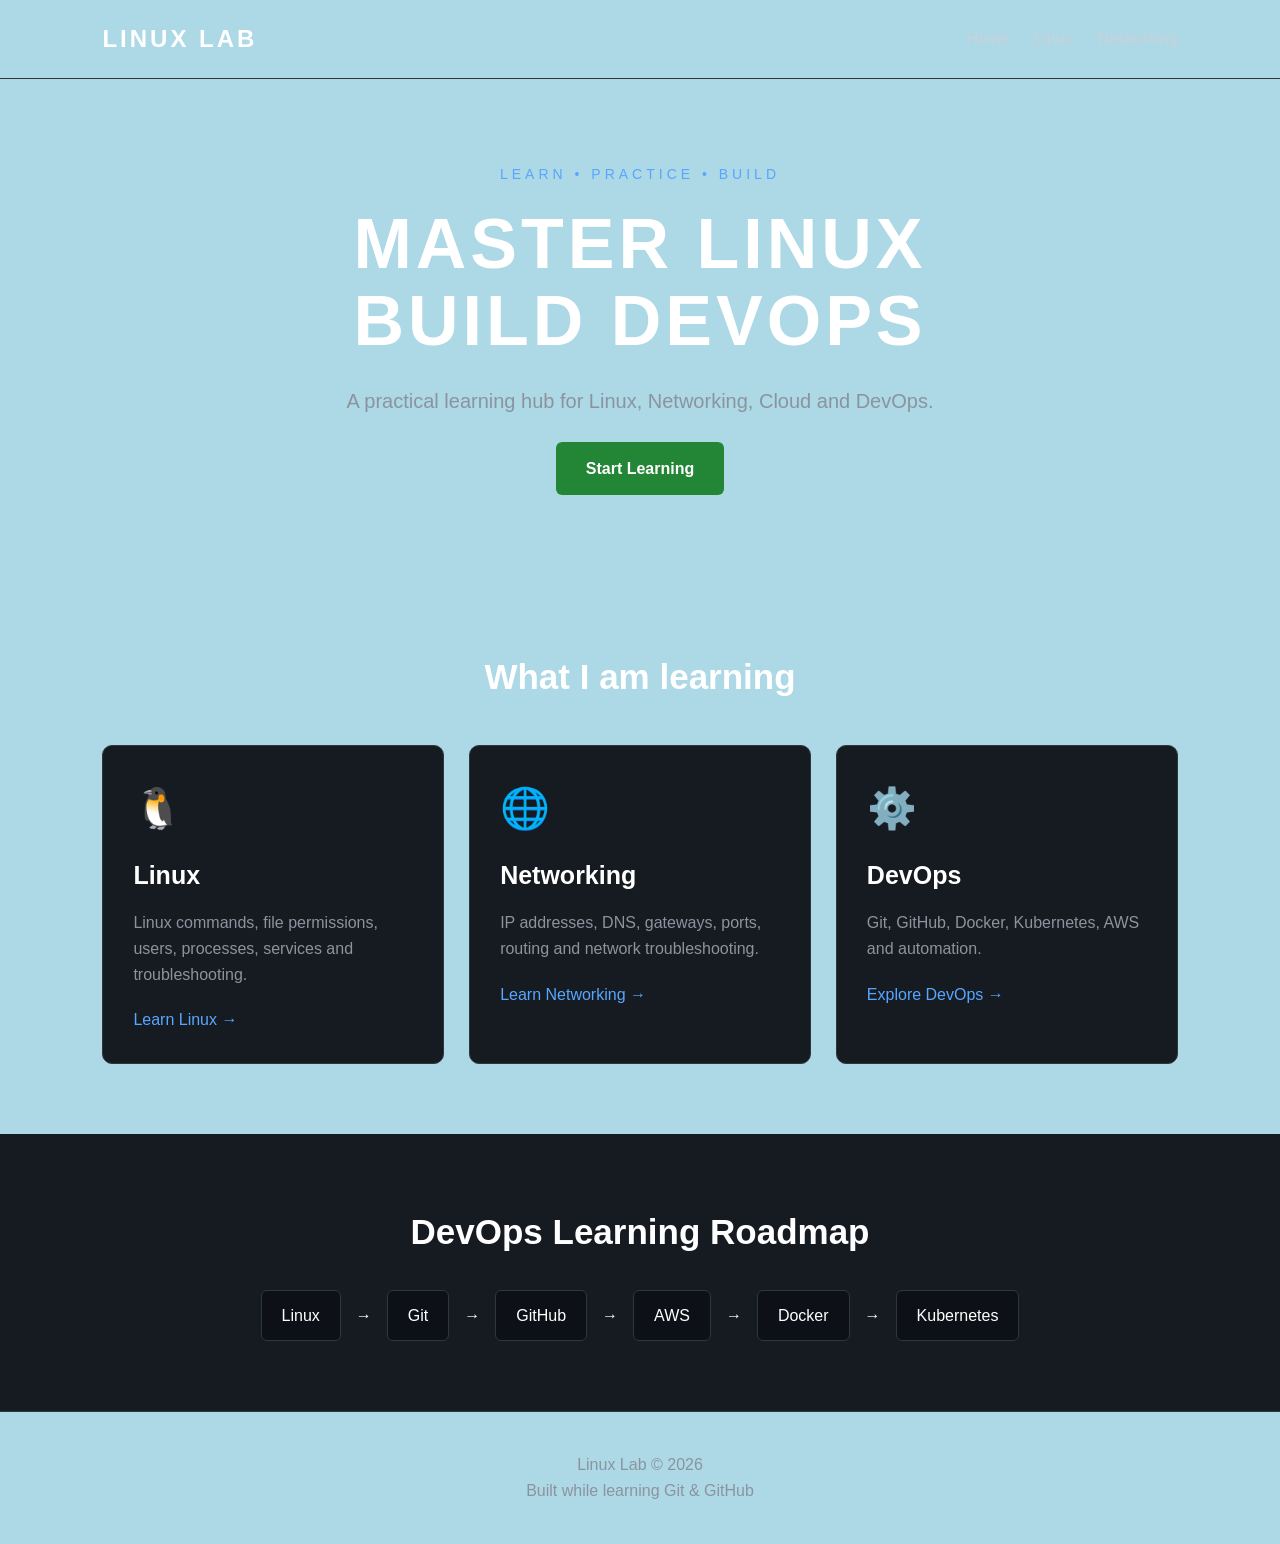
<file: index.html>
<!DOCTYPE html>
<html lang="en">

<head>

    <meta charset="UTF-8">

    <meta name="viewport"
          content="width=device-width, initial-scale=1.0">

    <title>Linux Lab</title>

    <link rel="stylesheet" href="style.css">

</head>

<body>

    <!-- Navigation -->

    <header>

        <nav class="navbar">

            <h2 class="logo">
                LINUX LAB
            </h2>

            <div class="nav-links">

                <a href="index.html">
                    Home
                </a>

                <a href="pages/linux.html">
                    Linux
                </a>

                <a href="pages/network.html">
                    Networking
                </a>

            </div>

        </nav>

    </header>


    <!-- Hero Section -->

    <section class="hero">

        <p class="small-title">
            LEARN • PRACTICE • BUILD
        </p>

        <h1>
            MASTER LINUX<br>
            BUILD DEVOPS
        </h1>

        <p class="hero-text">

            A practical learning hub for
            Linux, Networking, Cloud and DevOps.

        </p>

        <a class="button" href="pages/linux.html">

            Start Learning

        </a>

    </section>


    <!-- Topics -->

    <section class="topics">

        <h2>
            What I am learning
        </h2>


        <div class="cards">


            <!-- Linux -->

            <div class="card">

                <div class="card-icon">
                    🐧
                </div>

                <h3>
                    Linux
                </h3>

                <p>

                    Linux commands, file permissions,
                    users, processes, services and
                    troubleshooting.

                </p>

                <a href="pages/linux.html">
                    Learn Linux →
                </a>

            </div>


            <!-- Networking -->

            <div class="card">

                <div class="card-icon">
                    🌐
                </div>

                <h3>
                    Networking
                </h3>

                <p>

                    IP addresses, DNS, gateways,
                    ports, routing and network
                    troubleshooting.

                </p>

                <a href="pages/network.html">
                    Learn Networking →
                </a>

            </div>


            <!-- DevOps -->

            <div class="card">

                <div class="card-icon">
                    ⚙️
                </div>

                <h3>
                    DevOps
                </h3>

                <p>

                    Git, GitHub, Docker, Kubernetes,
                    AWS and automation.

                </p>

                <a href="#devops">
                    Explore DevOps →
                </a>

            </div>

        </div>

    </section>


    <!-- DevOps -->

    <section id="devops" class="devops">

        <h2>
            DevOps Learning Roadmap
        </h2>

        <div class="roadmap">

            <span>Linux</span>
            →
            <span>Git</span>
            →
            <span>GitHub</span>
            →
            <span>AWS</span>
            →
            <span>Docker</span>
            →
            <span>Kubernetes</span>

        </div>

    </section>


    <!-- Footer -->

    <footer>

        <p>
            Linux Lab © 2026
        </p>

        <p>
            Built while learning Git & GitHub
        </p>

    </footer>

</body>

</html>
</file>
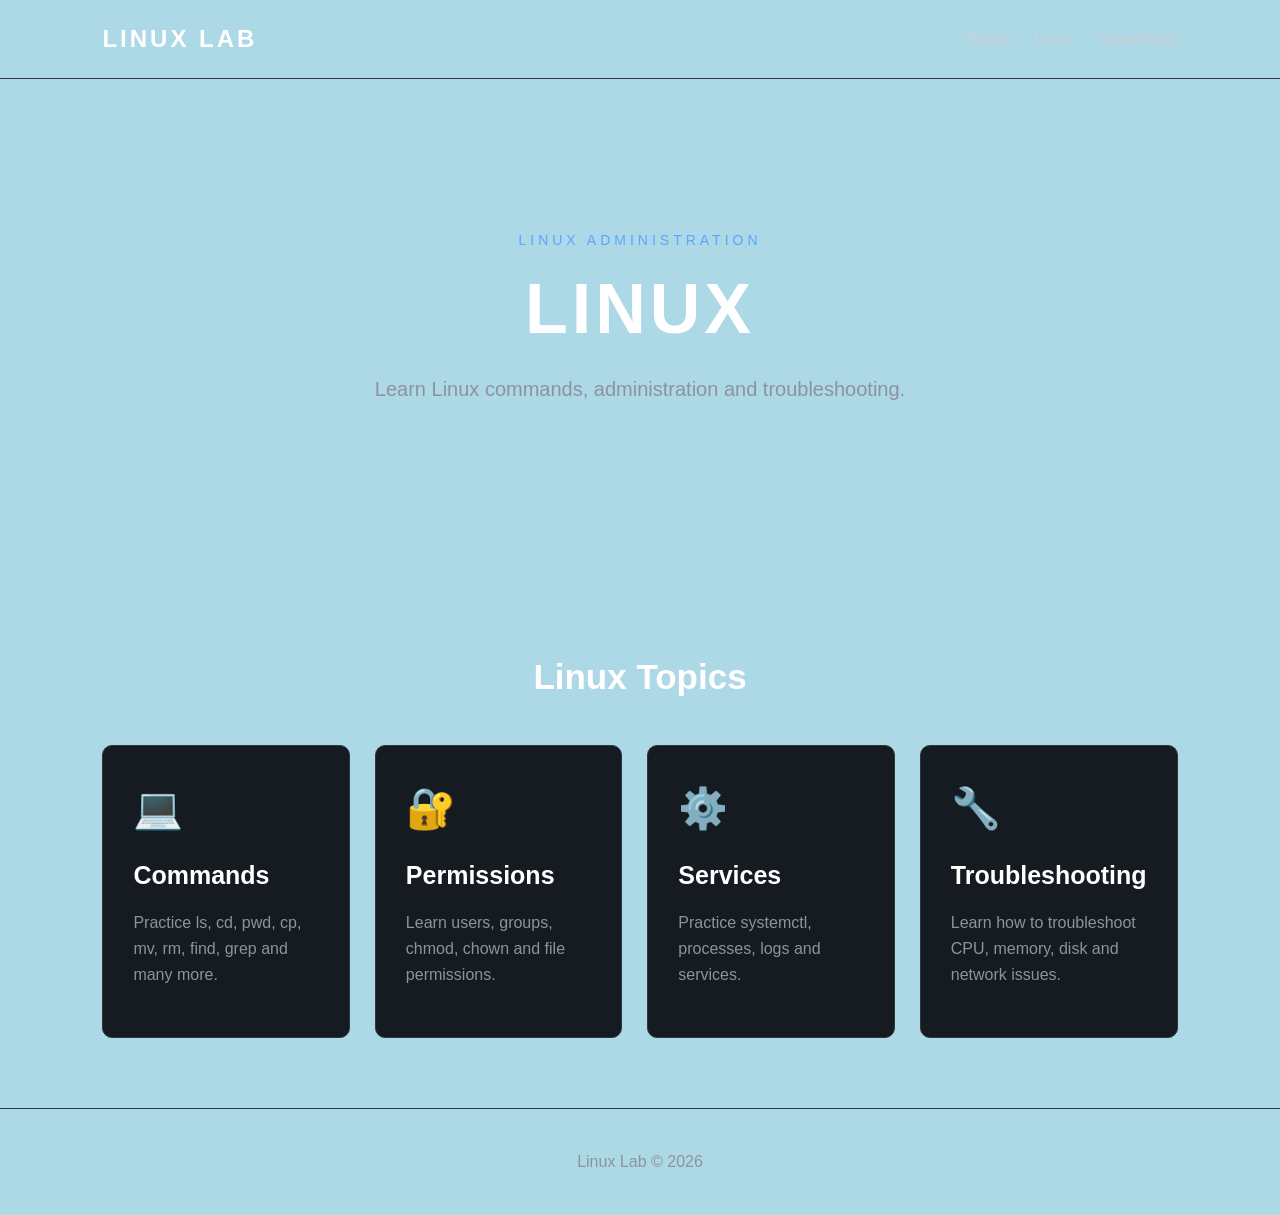
<file: pages/linux.html>
<!DOCTYPE html>
<html lang="en">

<head>

    <meta charset="UTF-8">

    <meta name="viewport"
          content="width=device-width, initial-scale=1.0">

    <title>Linux | Linux Lab</title>

    <link rel="stylesheet" href="../style.css">

</head>

<body>


<header>

    <nav class="navbar">

        <h2 class="logo">
            LINUX LAB
        </h2>

        <div class="nav-links">

            <a href="../index.html">
                Home
            </a>

            <a href="linux.html">
                Linux
            </a>

            <a href="network.html">
                Networking
            </a>

        </div>

    </nav>

</header>


<section class="hero">

    <p class="small-title">
        LINUX ADMINISTRATION
    </p>

    <h1>
        LINUX
    </h1>

    <p class="hero-text">

        Learn Linux commands,
        administration and troubleshooting.

    </p>

</section>


<section class="topics">

    <h2>
        Linux Topics
    </h2>


    <div class="cards">


        <div class="card">

            <div class="card-icon">
                💻
            </div>

            <h3>
                Commands
            </h3>

            <p>

                Practice ls, cd, pwd, cp, mv,
                rm, find, grep and many more.

            </p>

        </div>


        <div class="card">

            <div class="card-icon">
                🔐
            </div>

            <h3>
                Permissions
            </h3>

            <p>

                Learn users, groups,
                chmod, chown and file permissions.

            </p>

        </div>


        <div class="card">

            <div class="card-icon">
                ⚙️
            </div>

            <h3>
                Services
            </h3>

            <p>

                Practice systemctl,
                processes, logs and services.

            </p>

        </div>


        <div class="card">

            <div class="card-icon">
                🔧
            </div>

            <h3>
                Troubleshooting
            </h3>

            <p>

                Learn how to troubleshoot
                CPU, memory, disk and network issues.

            </p>

        </div>

    </div>

</section>


<footer>

    <p>
        Linux Lab © 2026
    </p>

</footer>


</body>

</html>
</file>
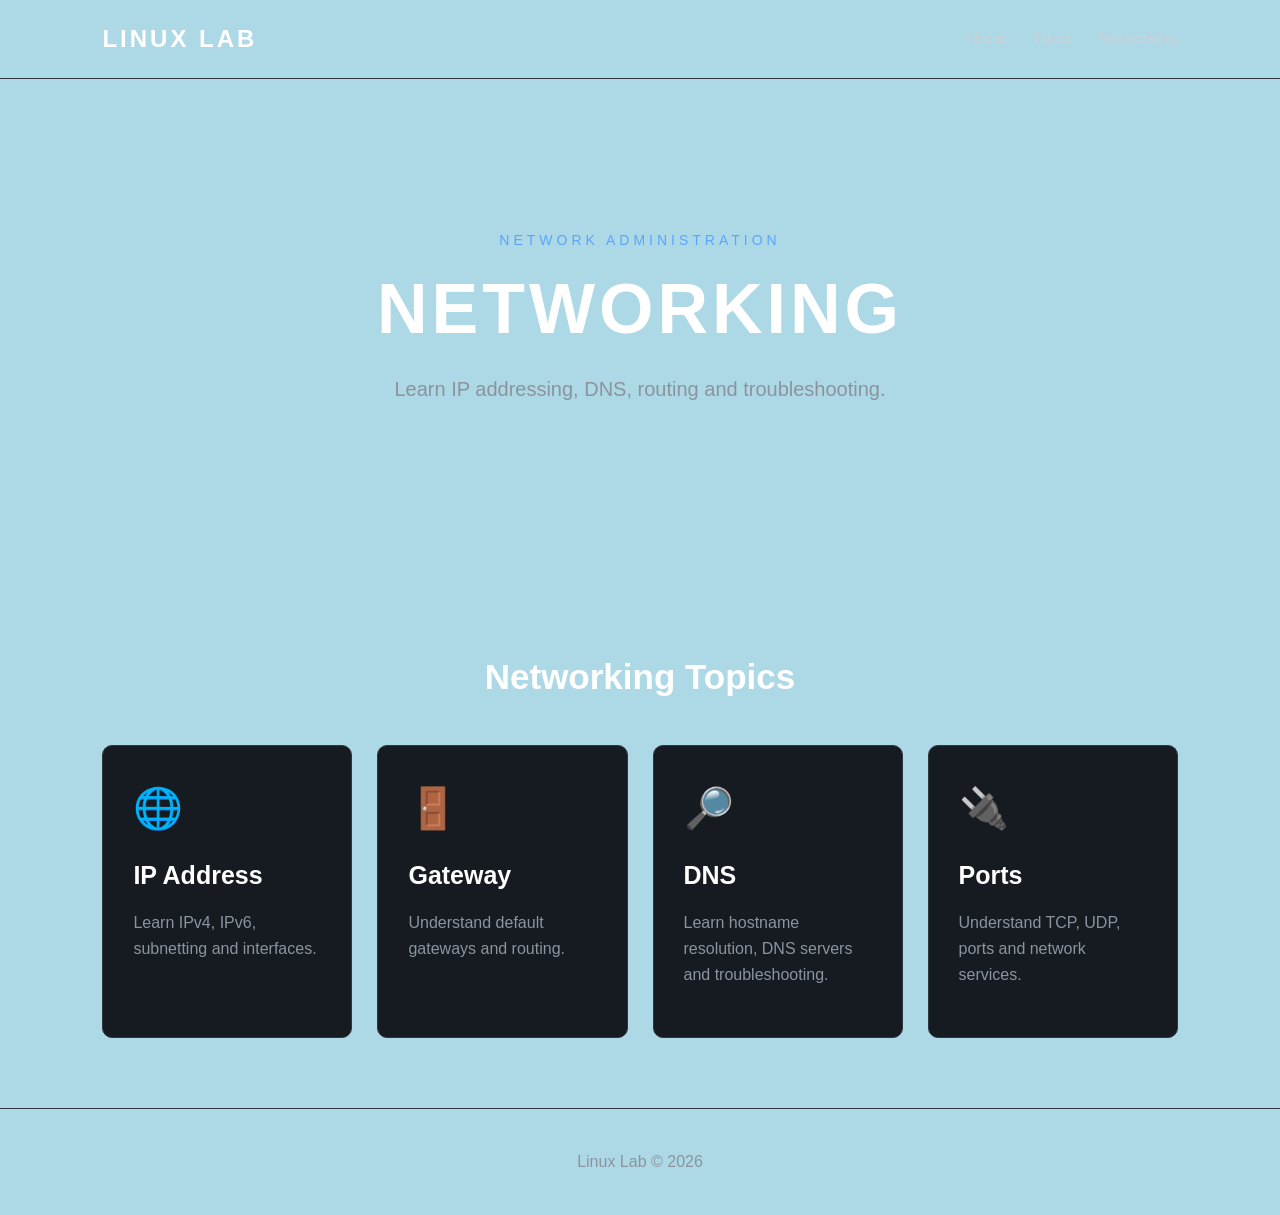
<file: pages/network.html>
<!DOCTYPE html>
<html lang="en">

<head>

    <meta charset="UTF-8">

    <meta name="viewport"
          content="width=device-width, initial-scale=1.0">

    <title>Networking | Linux Lab</title>

    <link rel="stylesheet" href="../style.css">

</head>

<body>


<header>

    <nav class="navbar">

        <h2 class="logo">
            LINUX LAB
        </h2>

        <div class="nav-links">

            <a href="../index.html">
                Home
            </a>

            <a href="linux.html">
                Linux
            </a>

            <a href="network.html">
                Networking
            </a>

        </div>

    </nav>

</header>


<section class="hero">

    <p class="small-title">
        NETWORK ADMINISTRATION
    </p>

    <h1>
        NETWORKING
    </h1>

    <p class="hero-text">

        Learn IP addressing,
        DNS, routing and troubleshooting.

    </p>

</section>


<section class="topics">

    <h2>
        Networking Topics
    </h2>


    <div class="cards">


        <div class="card">

            <div class="card-icon">
                🌐
            </div>

            <h3>
                IP Address
            </h3>

            <p>

                Learn IPv4, IPv6,
                subnetting and interfaces.

            </p>

        </div>


        <div class="card">

            <div class="card-icon">
                🚪
            </div>

            <h3>
                Gateway
            </h3>

            <p>

                Understand default gateways
                and routing.

            </p>

        </div>


        <div class="card">

            <div class="card-icon">
                🔎
            </div>

            <h3>
                DNS
            </h3>

            <p>

                Learn hostname resolution,
                DNS servers and troubleshooting.

            </p>

        </div>


        <div class="card">

            <div class="card-icon">
                🔌
            </div>

            <h3>
                Ports
            </h3>

            <p>

                Understand TCP, UDP,
                ports and network services.

            </p>

        </div>


    </div>

</section>


<footer>

    <p>
        Linux Lab © 2026
    </p>

</footer>


</body>

</html>
</file>
<file: style.css>
* {
    margin: 0;
    padding: 0;
    box-sizing: border-box;
}


body {

    font-family: Arial, sans-serif;

    background: #ADD8E6;

    color: white;

    line-height: 1.6;
}


/* Navigation */

header {

    border-bottom: 1px solid #30363d;

    padding: 20px 8%;

}


.navbar {

    display: flex;

    justify-content: space-between;

    align-items: center;

}


.logo {

    letter-spacing: 3px;

}


.nav-links {

    display: flex;

    gap: 25px;

}


.nav-links a {

    color: #c9d1d9;

    text-decoration: none;

}


.nav-links a:hover {

    color: #58a6ff;

}


/* Hero */

.hero {

    min-height: 500px;

    display: flex;

    flex-direction: column;

    justify-content: center;

    align-items: center;

    text-align: center;

    padding: 60px 20px;

}


.small-title {

    color: #58a6ff;

    letter-spacing: 4px;

    font-size: 14px;

    margin-bottom: 20px;

}


.hero h1 {

    font-size: 70px;

    line-height: 1.1;

    letter-spacing: 4px;

}


.hero-text {

    max-width: 650px;

    color: #8b949e;

    font-size: 20px;

    margin: 25px 0;

}


/* Button */

.button {

    display: inline-block;

    background: #238636;

    color: white;

    text-decoration: none;

    padding: 14px 30px;

    border-radius: 6px;

    font-weight: bold;

}


.button:hover {

    background: #2ea043;

}


/* Topics */

.topics {

    padding: 70px 8%;

    text-align: center;

}


.topics > h2 {

    font-size: 35px;

    margin-bottom: 40px;

}


.cards {

    display: flex;

    gap: 25px;

    justify-content: center;

}


.card {

    background: #161b22;

    border: 1px solid #30363d;

    border-radius: 10px;

    padding: 30px;

    flex: 1;

    max-width: 350px;

    text-align: left;

}


.card:hover {

    transform: translateY(-5px);

}


.card-icon {

    font-size: 40px;

    margin-bottom: 15px;

}


.card h3 {

    font-size: 25px;

    margin-bottom: 15px;

}


.card p {

    color: #8b949e;

    margin-bottom: 20px;

}


.card a {

    color: #58a6ff;

    text-decoration: none;

}


/* DevOps */

.devops {

    padding: 70px 8%;

    text-align: center;

    background: #161b22;

}


.devops h2 {

    font-size: 35px;

    margin-bottom: 30px;

}


.roadmap {

    display: flex;

    justify-content: center;

    align-items: center;

    gap: 15px;

    flex-wrap: wrap;

}


.roadmap span {

    border: 1px solid #30363d;

    padding: 12px 20px;

    border-radius: 6px;

    background: #0d1117;

}


/* Footer */

footer {

    text-align: center;

    padding: 40px;

    color: #8b949e;

    border-top: 1px solid #30363d;

}


/* Mobile */

@media (max-width: 800px) {

    .navbar {

        flex-direction: column;

        gap: 20px;

    }


    .hero h1 {

        font-size: 42px;

    }


    .cards {

        flex-direction: column;

        align-items: center;

    }


    .card {

        max-width: 100%;

    }

}
</file>
